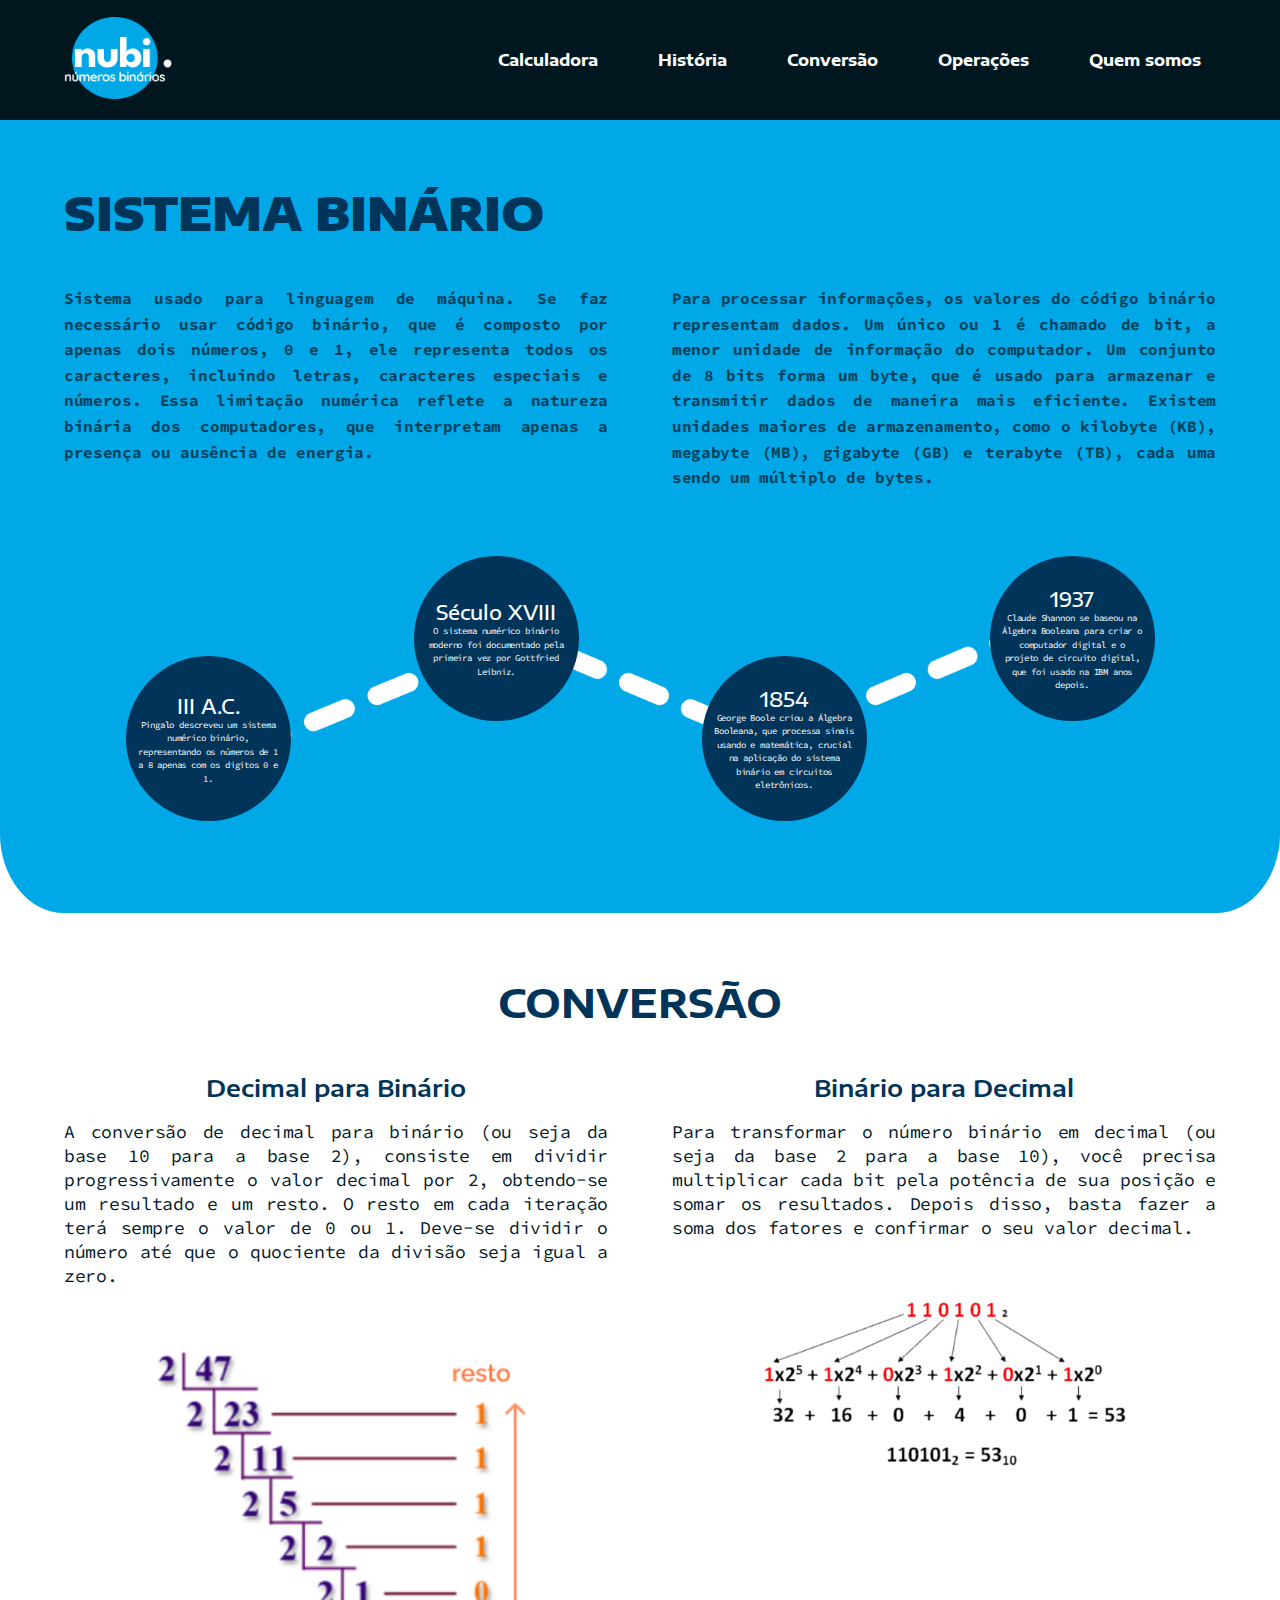
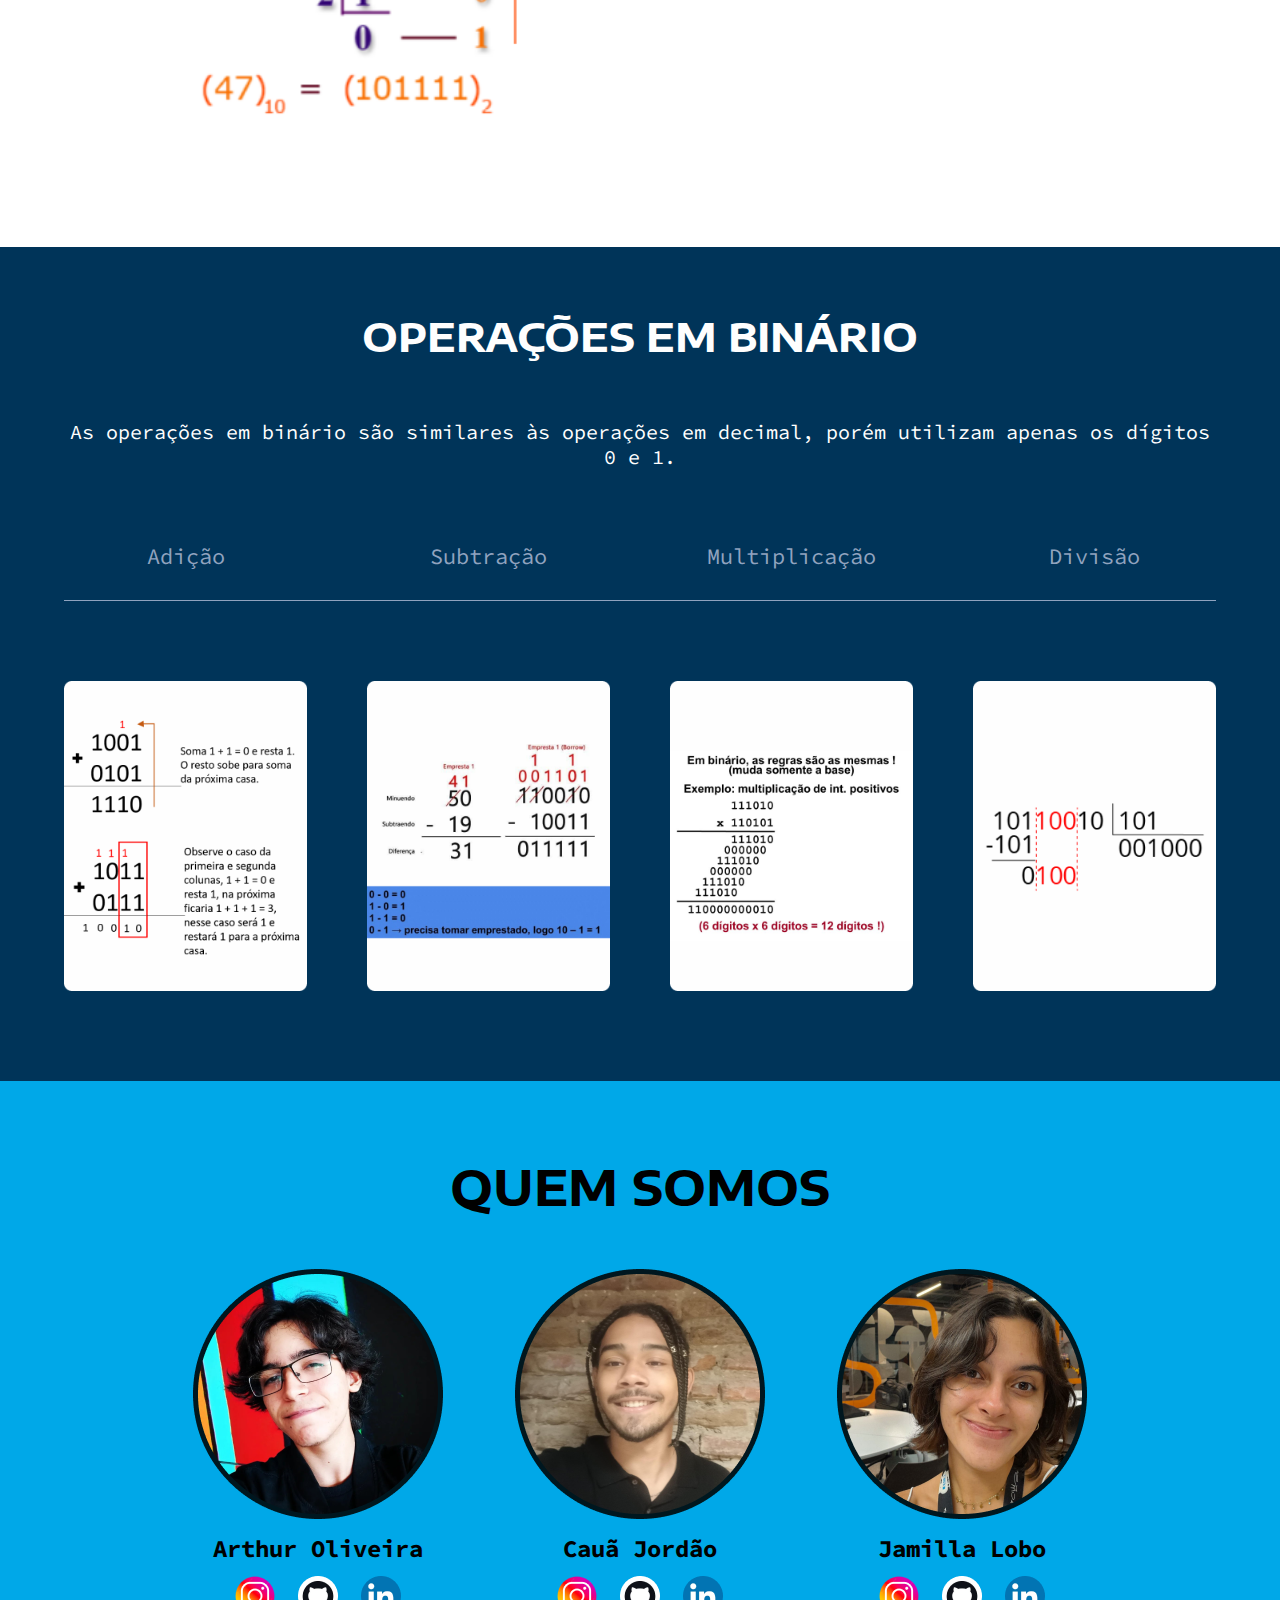
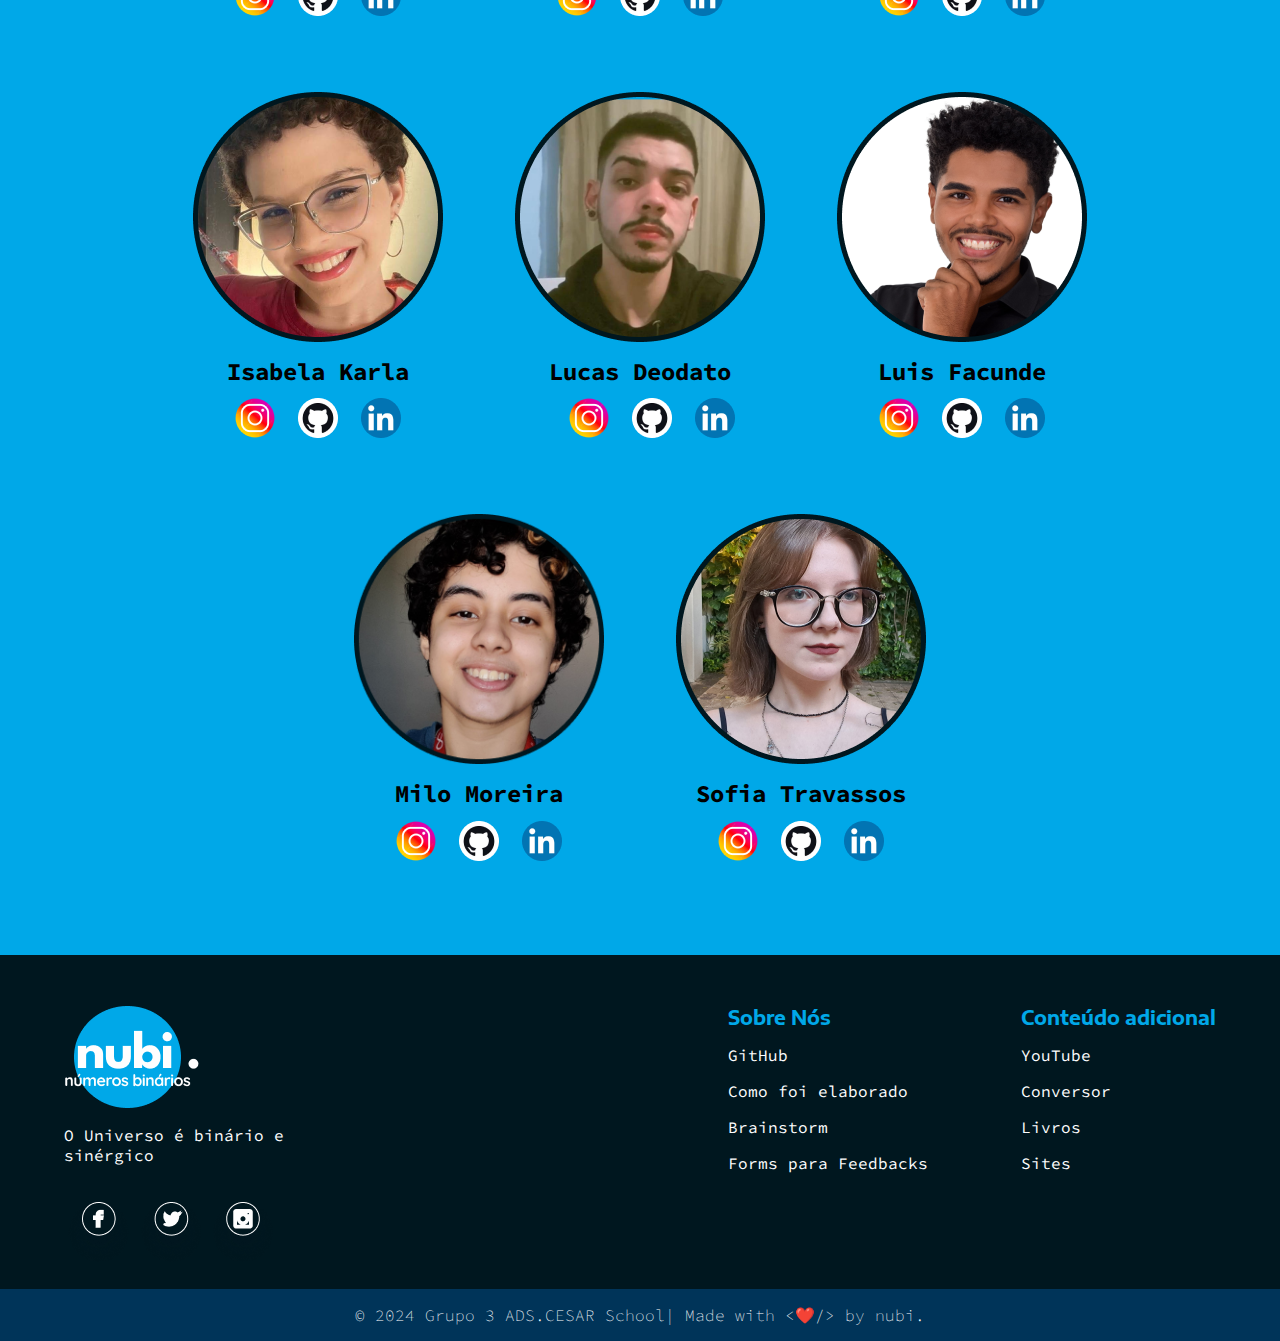
<file: index.html>
<!DOCTYPE html>
<html lang="pt-br">

<head>
    <meta charset="UTF-8">
    <meta name="viewport" content="width=device-width, initial-scale=1.0">
    <link rel="stylesheet" href="css/header.css">
    <link rel="stylesheet" href="css/historia.css">
    <link rel="stylesheet" href="css/conversao.css">
    <link rel="stylesheet" href="css/operacoes.css">
    <link rel="stylesheet" href="css/integrantes.css">
    <link rel="stylesheet" href="css/footer.css">
    <title>Sistemas Binarios</title>
    <link rel="icon" type="image/png" sizes="16x16" href="assets/favicon-16x16.png">
</head>

<body class="container">
    <header>
        <div class="logo">
            <img src="assets/logo-nubi.png" alt="Logo do site" />
        </div>
        <nav>
            <a href="./calculator.html" id="header_calculadora">Calculadora</a>
            <a href="#historia">História</a>
            <a href="#conversao">Conversão</a>
            <a href="#operacoes">Operações</a>
            <a href="#integrantes">Quem somos</a>
        </nav>
    </header>
    <main>
        <section id="historia" class="historia">
            <h1 class="historia__title">Sistema Binário</h1>
            <div class="historia__informacao">
                <p class="historia__p">Sistema usado para linguagem de máquina. Se faz necessário usar código binário,
                    que é composto por apenas
                    dois números, 0 e 1, ele representa todos os caracteres, incluindo letras, caracteres especiais e
                    números. Essa limitação numérica reflete a natureza binária dos computadores, que interpretam apenas
                    a
                    presença ou ausência de energia.</p>
                <p class="historia__p">Para processar informações, os valores do código binário representam dados. Um
                    único ou 1 é chamado de
                    bit, a menor unidade de informação do computador. Um conjunto de 8 bits forma um byte, que é usado
                    para
                    armazenar e transmitir dados de maneira mais eficiente. Existem unidades maiores de armazenamento,
                    como
                    o kilobyte (KB), megabyte (MB), gigabyte (GB) e terabyte (TB), cada uma sendo um múltiplo de bytes.
                </p>
            </div>
            <div class="historia__trilha">
                <div class="historia__marcos" id="marco1">
                    <h2 class="historia__titlemarcos">III A.C.</h2>
                    <p class="historia__pmarcos">Pingalo descreveu um sistema numérico binário, representando os
                        números
                        de 1 a 8 apenas com os
                        digitos 0 e 1.</p>
                </div>
                <div class="historia__marcos" id="marco2">
                    <h2 class="historia__titlemarcos">Século XVIII</h2>
                    <p class="historia__pmarcos">O sistema numérico binário moderno foi documentado pela primeira
                        vez
                        por Gottfried Leibniz.</p>
                </div>
                <div class="historia__marcos" id="marco1">
                    <h2 class="historia__titlemarcos">1854</h2>
                    <p class="historia__pmarcos">George Boole criou a Álgebra Booleana, que processa sinais usando
                        e matemática, crucial na
                        aplicação do sistema binário em circuitos eletrônicos.</p>
                </div>
                <div class="historia__marcos" id="marco2">
                    <h2 class="historia__titlemarcos">1937</h2>
                    <p class="historia__pmarcos">Claude Shannon se baseou na Álgebra Booleana para criar o
                        computador
                        digital e o projeto de
                        circuito digital, que foi usado na IBM anos depois.</p>
                </div>
                <img class="historia__trilha__tracejado" src="./assets/trilha_historia.png" alt="">
            </div>
        </section>
        <section id="conversao">
            <h1 class="conversao__title">Conversão</h1>
            <div class="conversao__informacao">
                <div class="conversao__esquerda">
                    <h2 class="conversao__minititle">Decimal para Binário</h2>
                    <br>
                    <p class="conversao__p">A conversão de decimal para binário (ou seja da base 10 para a base 2),
                        consiste em dividir progressivamente o valor decimal por 2, obtendo-se um resultado e um
                        resto. O resto em cada iteração terá sempre o valor de 0 ou 1. Deve-se dividir o número
                        até que o quociente da divisão seja igual a zero.</p>
                    <br>
                    <br>
                    <br>
                    <img src="assets/image_conversao1.png"
                        alt="Descrição da conta feita para conversão de valores decimais para binários"
                        class="conversao__imagem">
                    <img>
                </div>
                <div class="conversao__direita">
                    <h2 class="conversao__minititle">Binário para Decimal</h2>
                    <br>
                    <p class="conversao__p">Para transformar o número binário em decimal (ou seja da base 2
                        para a base 10), você precisa multiplicar cada bit pela potência de sua posição e
                        somar os resultados. Depois disso, basta fazer a soma dos fatores e confirmar o seu
                        valor decimal.</p>
                    <br>
                    <br>
                    <br>
                    <img src="assets/image_conversao2.png"
                        alt="Descrição da conta feita para conversão de valores decimais para binários"
                        class="conversao__imagem">
                    <img>
                </div>
            </div>
        </section>

        <section id="operacoes" class="operacoes">
            <h1 class="operacoes__title">OPERAÇÕES EM BINÁRIO</h1>
            <p class="operacoes__texto">As operações em binário são similares às operações em decimal, porém utilizam
                apenas os dígitos 0 e 1.</p>
            <ul class="operacoes__lista">
                <li>Adição</li>
                <li>Subtração</li>
                <li>Multiplicação</li>
                <li>Divisão</li>
            </ul>
            <hr class="operacoes__linha">
            <div class="operacoes__imagens">
                <img src="assets/image_adicao.png" alt="Adição de Número Binários">
                <img src="assets/image_substracao.png" alt="Subtração de Números Binários">
                <img src="assets/image_multiplicacao.png" alt="Multiplicação de Números Binários">
                <img src="assets/image_divisao.png" alt="Divisão de Números Binários">
            </div>
        </section>
        <section id="integrantes">                  
            <h1 class="integrantes__titulo">Quem somos</h1>            
            <ul id="integrantes__info">
                <li>
                    <img class="integrantes__foto" src="assets/perfil_arthur.png" alt="">
                    <p class="integrantes__nome">Arthur Oliveira</p>
                    <div class="integrantes__social">
                        <a href="https://www.instagram.com/artrodoliv?igsh=amlrOWswN3B0YnN4" target="_blank"><img
                                src="assets/logo_instagram.png" alt="instagram de Arthur"></a>
                        <a href="https://github.com/wiithesecond" target="_blank"><img src="assets/logo_github.png"
                                alt="GitHub de Arthur"></a>
                        <a href="https://www.linkedin.com/in/arthur-oliveira-3b5812303/?utm_source=share&utm_campaign=share_via&utm_content=profile&utm_medium=android_app"
                            target="_blank"><img src="assets/logo_linkedin.png" alt="LinkedIn de Arthur"></a>
                    </div>
                </li>
                <li>
                    <img class="integrantes__foto" src="assets/perfil_caua.png" alt="">
                    <p class="integrantes__nome">Cauã Jordão</p>   
                    <div class="integrantes__social">
                        <a href="https://www.instagram.com/cauaojordao/" target="_blank"><img src="assets/logo_instagram.png" alt="instagram de Cauã"></a>
                        <a href="https://github.com/cauaojordao" target="_blank"><img src="assets/logo_github.png" alt="GitHub de Cauã"></a>
                        <a href="https://www.linkedin.com/in/cauã-otaviano-076814303/" target="_blank"><img src="assets/logo_linkedin.png" alt="LinkedIn de Cauã"></a>
                    </div>
                </li>
                <li>
                    <img class="integrantes__foto" src="assets/perfil_jamilla.png" alt="">
                    <p class="integrantes__nome">Jamilla Lobo</p>
                    <div class="integrantes__social">
                        <a href="https://www.instagram.com/jamilla.sl/" target="_blank"><img
                                src="assets/logo_instagram.png" alt="instagram de Jamilla"></a>
                        <a href="https://github.com/jamillalobo" target="_blank"><img src="assets/logo_github.png"
                                alt="GitHub de Jamilla"></a>
                        <a href="https://www.linkedin.com/in/jamilla-lobo/" target="_blank"><img
                                src="assets/logo_linkedin.png" alt="LinkedIn de Jamilla"></a>
                    </div>
                </li>
                <li>
                    <img class="integrantes__foto" src="assets/perfil_isabela.png" alt="">
                    <p class="integrantes__nome">Isabela Karla</p>
                    <div class="integrantes__social">
                        <a href="https://www.instagram.com/isabelakarla__/" target="_blank"><img
                                src="assets/logo_instagram.png" alt="instagram de Isabela"></a>
                        <a href="https://github.com/isabelakarla" target="_blank"><img src="assets/logo_github.png"
                                alt="GitHub de Isabela"></a>
                        <a href="https://www.linkedin.com/in/isabela-karla-674ab929b/" target="_blank"><img
                                src="assets/logo_linkedin.png" alt="LinkedIn de Isabela"></a>
                    </div>
                </li>
                <li>
                    <img class="integrantes__foto" src="assets/perfil_lucas.png" alt="">
                    <p class="integrantes__nome">Lucas Deodato</p>
                    <div class="integrantes__social">
                        <a href="https://www.instagram.com/l_deodato01/" target="_blank"><a href="https://www.instagram.com/l_deodato01/" target="_blank"><img src="assets/logo_instagram.png" alt="instagram de Lucas"></a>
                        <a href="https://github.com/Lucas-deodato" target="_blank"><img src="assets/logo_github.png" alt="GitHub de Lucas"></a>
                        <a href="https://www.linkedin.com/in/lucas-d01/" target="_blank"><img src="assets/logo_linkedin.png" alt="LinkedIn de Lucas"></a>
                    </div>
                </li>
                <li>
                    <img class="integrantes__foto" src="assets/perfil_luis.png" alt="">
                    <p class="integrantes__nome">Luis Facunde</p>

                    <div class="integrantes__social">
                        <a href="https://www.instagram.com/luis.facunde/" target="_blank"><img
                                src="assets/logo_instagram.png" alt="instagram de Luis"></a>
                        <a href="https://github.com/LuisFacunde" target="_blank"><img src="assets/logo_github.png"
                                alt="GitHub de Luis"></a>
                        <a href="https://www.linkedin.com/in/luis-facunde-18463127a/" target="_blank"><img
                                src="assets/logo_linkedin.png" alt="LinkedIn de Luis"></a>
                    </div>
                </li>
                <li>
                    <img class="integrantes__foto" src="assets/perfil_milo.png" alt="">
                    <p class="integrantes__nome">Milo Moreira</p>
                    <div class="integrantes__social">
                        <a href="https://www.instagram.com/milomorec/" target="_blank"><img
                                src="assets/logo_instagram.png" alt="instagram de Milo"></a>
                        <a href="https://github.com/DuMilo" target="_blank"><img src="assets/logo_github.png"
                                alt="GitHub de Milo"></a>
                        <a href="https://www.linkedin.com/in/milo-moreira-a28794265/" target="_blank"><img
                                src="assets/logo_linkedin.png" alt="LinkedIn de Milo"></a>
                    </div>
                </li>
                <li>
                    <img class="integrantes__foto" src="assets/perfil_sofia.png" alt="">
                    <p class="integrantes__nome">Sofia Travassos</p>
                    <div class="integrantes__social">
                        <a href="https://www.instagram.com/sollfiaa/" target="_blank"><img
                                src="assets/logo_instagram.png" alt="instagram de Sofia"></a>
                        <a href="https://github.com/Acel0risxs" target="_blank"><img src="assets/logo_github.png"
                                alt="GitHub de Sofia"></a>
                        <a href="https://www.linkedin.com/in/sofia-travassos-539065300/" target="_blank"><img
                                src="assets/logo_linkedin.png" alt="LinkedIn de Sofia"></a>
                    </div>
                </li>
            </ul>
        </section>
    </main>
    <footer>
        <div id="footer__content">
            <div id="footer__contatos">
                <h1><img src="assets/logo-nubi.png" alt="Logo do site"></h1>
                <p>O Universo é binário e sinérgico</p>
                <div id="footer__social">
                    <a href="#" class="footer__link" id="facebook">
                        <img src="assets/footer_facebook.png" alt="facebook do nubi">
                    </a>
                    <a href="#" class="footer__link" id="twitter">
                        <img src="assets/footer_twitter.png" alt="twitter/X do nubi">
                    </a>
                    <a href="#" class="footer__link" id="instagram">
                        <img src="assets/footer_instagram.png" alt="instagram do nubi">
                    </a>
                </div>
            </div>            
            <span></span>
            <ul class="footer__list">
                <li>
                    <h3>Sobre Nós</h3>
                </li>
                <li>
                    <a href="https://github.com/jamillalobo/projeto-ic" class="footer__link" target="_blank">GitHub</a>
                </li>
                <li>
                    <a href="https://knotty-mochi-2f6.notion.site/Projeto-1-IC-Grupo-3-5447685264b0498d9df797a50c22e4f6" class="footer__link" target="_blank">Como foi elaborado
                    </a>
                </li>
                <li>
                    <a href="https://www.figma.com/proto/BZCnflZPLWLGaKdc14oAdD/Projeto-1---IC?type=design&node-id=1-3&t=QEvBGfwfxw8rhA5a-1&scaling=contain&page-id=0%3A1" class="footer__link" target="_blank">Brainstorm</a>
                </li>
                <li>
                    <a href="https://forms.gle/4kMd9o6f84PXaJEL9"
                        class="footer__link" target="_blank">Forms para Feedbacks</a>
                </li>
            </ul>
            <ul class="footer__list">
                <li>
                    <h3>Conteúdo adicional</h3>
                </li>
                <li>
                    <a href="https://youtube.com/playlist?list=PLczIqJ7aZzXrAErW0G28MyqzdXZVECNga&si=l2ejDxrM_VuQHXF1" class="footer__link" target="_blank">YouTube</a>
                </li>
                <li>
                    <a href="https://www.calculadora-online.xyz/converter-binario-hexadecimal" class="footer__link" target="_blank">Conversor</a>
                </li>
                <li>
                    <a href="https://drive.google.com/file/d/1syMjfyqlzzqoB8tJ14OuaI6ubo1OP1df/view?usp=sharing" class="footer__link" target="_blank">Livros</a>
                </li>
                <li>
                    <a href="https://blog.xpeducacao.com.br/codigo-binario/" class="footer__link" target="_blank">Sites</a>
                </li>
            </ul>
        </div>
        <div id="footer__direitos">
            &#169
            2024 Grupo 3 ADS. <a href="https://cesar.school/" id="footer__linkC" target="_blank">CESAR School </a> | Made with <❤️/> by nubi.
        </div>
    </footer>
    <!-- <script src="index.js"></script> -->
</body>

</html>
</file>
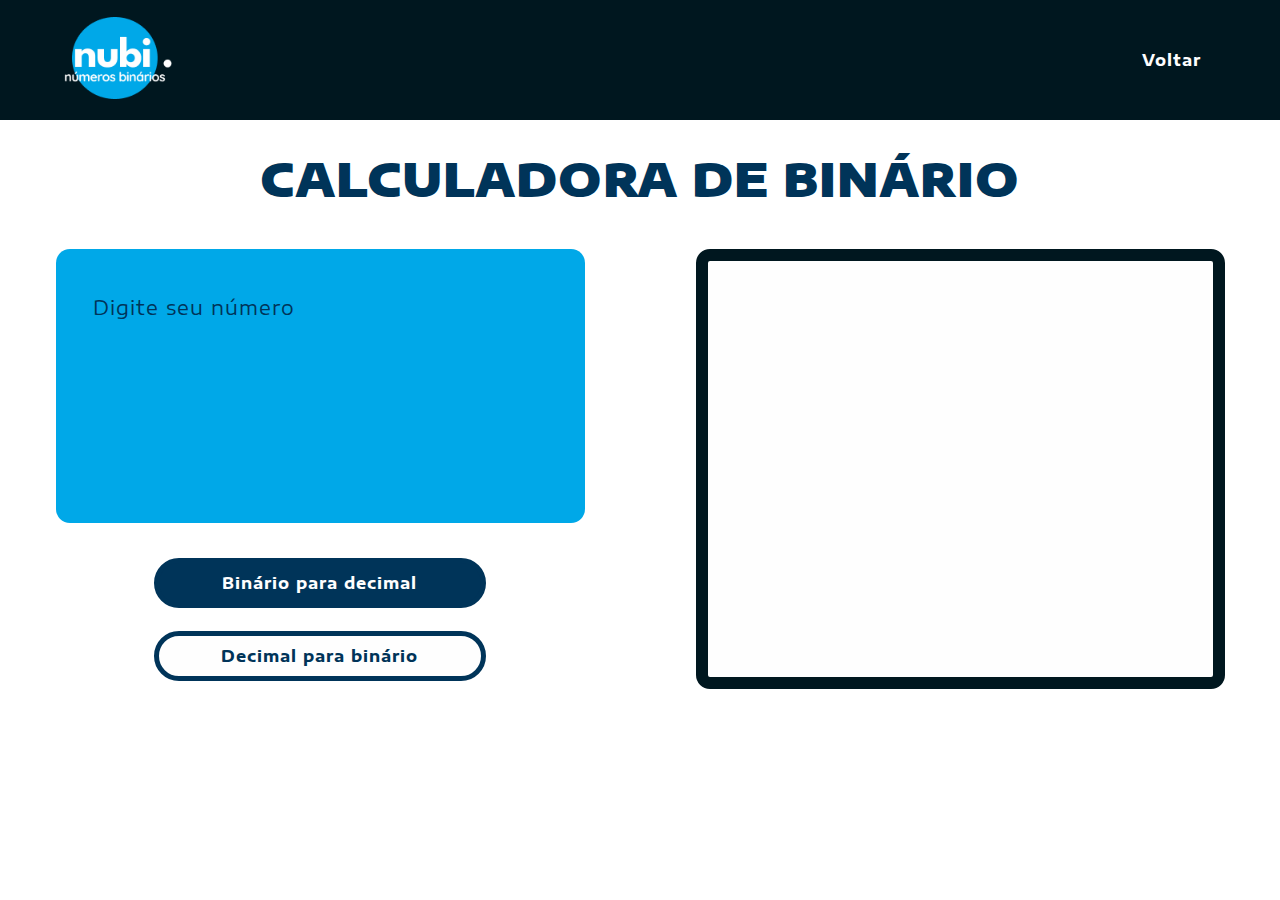
<file: calculator.html>
<!DOCTYPE html>
<html lang="pt-br">

<head>
    <meta charset="UTF-8">
    <meta name="viewport" content="width=device-width, initial-scale=1.0">
    <title>Conversor de número binários</title>
    <link rel="stylesheet" href="css/calculator.css">
    <link rel="icon" type="image/png" sizes="16x16" href="assets/favicon-16x16.png">
</head>

<body class="container">
    <header>
        <div class="logo">
            <a href="index.html"><img src="./assets/logo-nubi.png" alt="Logo do site" /></a>
        </div>
        <nav>
            <a href="index.html" id="header_voltar">Voltar</a>
    </header>

    <main class="calculadora">
        <h1 class="calculadora_title">Calculadora de Binário</h1>
        <div class="input_calculadora">
            <div class="container_input">
                <div class="conversao_binario">
                    <input placeholder="Digite seu número" type="number" name="binário" id="input-binario" />
                </div> 
                <button onclick=bin2dec() class="botao__bin__dec">Binário para decimal</button>
                <button onclick=dec2bin() class="botao__dec__bin">Decimal para binário</button>
            </div>
            <div class="conversao_decimal">
                <p class="conversao_decimal_paragrafo"></p>
            </div>
        </div>
    </main>
    <script src="index.js"></script>
</body>

</html>
</file>
<file: css/header.css>
@import url('https://fonts.googleapis.com/css2?family=Encode+Sans+Expanded:wght@100;200;300;400;500;600;700;800;900&display=swap');
@import url('https://fonts.googleapis.com/css2?family=Encode+Sans+Expanded:wght@100;200;300;400;500;600;700;800;900&family=Source+Code+Pro:ital,wght@0,200..900;1,200..900&display=swap');

:root {
    --dark-blue: #00171F;
    --middle-blue: #003459;
    --light-blue: #00A8E8;
    --white: #FEFEFE;

    --font-title: 'Encode Sans Expanded', sans-serif;
    --font-subtitle: 'Source Code Pro', monospace;
}

* {
    margin: 0;
    padding: 0;
}

.container {
    box-sizing: border-box;
    height: auto;
}

main {
    width: 100%;
}

header {
    background-color: var(--dark-blue);
    height: 120px;
    width: auto;
    display: flex;
    justify-content: space-between;
    align-items: center;
    padding: 0 5%;
}

.logo img {
    width: 80%;

}

nav{
    display: flex;
    gap: 30px;
}

nav a {
    color: var(--white);
    font-family: var(--font-title);
    font-weight: bold;
    text-decoration: none;
    padding: 3px 12px;
    text-align: center;
    border: 3px solid transparent; 
    border-radius: 40px;
}

nav a:hover {
    color: var(--white);
    border-color: var(--light-blue);
}
</file>
<file: css/historia.css>
@import url('https://fonts.googleapis.com/css2?family=Encode+Sans+Expanded:wght@100;200;300;400;500;600;700;800;900&display=swap');
@import url('https://fonts.googleapis.com/css2?family=Encode+Sans+Expanded:wght@100;200;300;400;500;600;700;800;900&family=Source+Code+Pro:ital,wght@0,200..900;1,200..900&display=swap');

:root {
    --dark-blue: #00171F;
    --middle-blue: #003459;
    --light-blue: #00A8E8;
    --white: #FEFEFE;

    --font-title: 'Encode Sans Expanded', sans-serif;
    --font-subtitle: 'Source Code Pro', monospace;
}

* {
    margin: 0;
    padding: 0;
}

.container {
    box-sizing: border-box;
    height: auto;
}

main {
    width: 100%;
}

#historia {
    padding: 5% 5% 7%;
    border-radius: 5% 5% / 0 0 10% 10%;
    background-color: var(--light-blue);
}

.historia__informacao {
    display: flex;
    justify-content: space-between;
    gap: 5vw;
    margin: 5vh 0 7vh;
}

.historia__title {
    font-family: var(--font-title);
    font-size: 46px;
    font-weight: 900;
    text-transform: uppercase;
    color: var(--middle-blue);
}

.historia__p {
    width: 50%;
    line-height: 25.6px;
    letter-spacing: -0.02em;
    color: #000000;
    height: auto;
    text-align: justify;
    font-family: var(--font-subtitle);
    font-size: 16px;
    font-weight: bold;
    max-width: 70vw;
    opacity: 60%;   
}

.historia__trilha {
    display: flex;
    justify-content: space-around;
    height: 30vh;
    align-items: center;
}


.historia__trilha__tracejado{
    position: absolute;
    left: 50%;
    transform: translateX(-50%);
    width: 60vw;
}

.historia__marcos {
    display: flex;
    align-items: center;
    justify-content: center;
    flex-direction: column;
    text-align: center;
    background-color: var(--middle-blue);
    color: var(--white);
    border-radius: 100%;
    height: 165px;
    aspect-ratio: 1;
    z-index: 1;
    transition: ease-in 0.2s;
}

.historia__marcos:hover{
    cursor: pointer;
    transform: scale(1.4);
}

.historia__titlemarcos {
    font-family: var(--font-title);
    font-size: 20px;
    font-weight: 500;
}

.historia__pmarcos {
    font-family: var(--font-subtitle);
    font-size: 9px;
    line-height: 13.5px;
    letter-spacing: -0.02em;
    text-align: center;
    max-width: 140px;
}

.historia__trilha #marco1 {
    position: relative;
    top: 50px;
}
.historia__trilha #marco2 {
    position: relative;
    top: -50px;
}
</file>
<file: css/conversao.css>
@import url('https://fonts.googleapis.com/css2?family=Encode+Sans+Expanded:wght@100;200;300;400;500;600;700;800;900&display=swap');
@import url('https://fonts.googleapis.com/css2?family=Encode+Sans+Expanded:wght@100;200;300;400;500;600;700;800;900&family=Source+Code+Pro:ital,wght@0,200..900;1,200..900&display=swap');

:root {
    --dark-blue: #00171F;
    --middle-blue: #003459;
    --light-blue: #00A8E8;
    --white: #FEFEFE;

    --font-title: 'Encode Sans Expanded', sans-serif;
    --font-subtitle: 'Source Code Pro', monospace;
}

* {
    margin: 0;
    padding: 0;
}

.container {
    box-sizing: border-box;
    height: auto;
}

main {
    width: 100%;
}

#conversao {
    padding: 5% 5%;
    background-color: white;
}

.conversao__informacao {
    display: flex;
    justify-content: space-between;
    gap: 5vw;
    margin: 5vh 0;
}

.conversao__title {
        
    text-align: center;
    font-family: var(--font-title);
    font-size: 40px;
    font-weight: 60px;
    text-transform: uppercase;
    color: var(--middle-blue);
    font-weight: 700;
}

.conversao__minititle {
    font-family: var(--font-title);
    color: var(--middle-blue);
    text-align: center;
    font-weight: 600;
}

.conversao__p {
    line-height: 24px;
    letter-spacing: -0.02em;
    color: var(--dark-blue);
    height: auto;
    text-align: justify;
    font-family: var(--font-subtitle);
    font-size: 18px;
    font-weight: bold;
    max-width: 70vw;
    opacity: 100%;   
    font-weight: 400;
}

.conversao__imagem {
    display: block;
    margin-left: auto;
    margin-right: auto;
    width: 70%;

}

@media (max-width: 750px) {
    .conversao__informacao {
        display: block;
    }

    .conversao__esquerda {
        display: flex;
        flex-direction: column;
        align-items: center;
        margin-bottom: 50px;
    }

    .conversao__direita {
        display: flex;
        flex-direction: column;
        align-items: center;
    }

    .conversao__title {
        font-size: 30px;
    }

    .conversao__p {
        font-size: 16px;
    }

    .conversao__imagem {
        width: 90%;
    }	
}
</file>
<file: css/operacoes.css>
@import url('https://fonts.googleapis.com/css2?family=Encode+Sans+Expanded:wght@100;200;300;400;500;600;700;800;900&display=swap');
@import url('https://fonts.googleapis.com/css2?family=Encode+Sans+Expanded:wght@100;200;300;400;500;600;700;800;900&family=Source+Code+Pro:ital,wght@0,200..900;1,200..900&display=swap');

:root {
    --dark-blue: #00171F;
    --middle-blue: #003459;
    --light-blue: #00A8E8;
    --white: #FEFEFE;
    --off-blue: #90A3BF;

    --font-title: 'Encode Sans Expanded', sans-serif;
    --font-subtitle: 'Source Code Pro', monospace;
}

* {
    margin: 0;
    padding: 0;
}

.container {
    box-sizing: border-box;
    height: auto;
}

main {
    width: 100%;
}

#operacoes{
    padding: 5% 5% 7%;
    background-color: var(--middle-blue);
}

.operacoes__title{
    font-family: var(--font-title);
    color: var(--white);
    text-align: center;
    font-size: 40px;
}

.operacoes__texto{
    font-family: var(--font-subtitle);
    color:var(--white);
    text-align: center;
    padding: 5% 0;
    font-size: 20px;
}

.operacoes__lista{
    list-style: none;
    display: flex; 
    justify-content: space-between; 
    border-top: 15px solid transparent;
    font-family: var(--font-subtitle);
    color: var(--off-blue);
    border-bottom: 30px solid transparent;
    font-size: 22px;
}

.operacoes__lista li {
    width: calc(22% - 10px); 
    text-align: center;
}

.operacoes__lista li:hover {
    cursor: pointer;
    color: var(--white);
  }

.operacoes__linha {
    border: none; 
    height: 1px; 
    width: 100%;
    background-color: #90A3BF; 
  }

.operacoes__imagens {
    border-top: 80px solid transparent;
    display: flex; 
    justify-content: space-between;
  }
  
.operacoes__imagens img {
    width: calc(22% - 10px);
}
</file>
<file: css/integrantes.css>
@import url('https://fonts.googleapis.com/css2?family=Encode+Sans+Expanded:wght@100;200;300;400;500;600;700;800;900&display=swap');
@import url('https://fonts.googleapis.com/css2?family=Encode+Sans+Expanded:wght@100;200;300;400;500;600;700;800;900&family=Source+Code+Pro:ital,wght@0,200..900;1,200..900&display=swap');

:root {
    --dark-blue: #00171F;
    --middle-blue: #003459;
    --light-blue: #00A8E8;
    --white: #FEFEFE;

    --font-title: 'Encode Sans Expanded', sans-serif;
    --font-subtitle: 'Source Code Pro', monospace;
}

* {
    margin: 0;
    padding: 0;
}

.container {
    box-sizing: border-box;
    height: auto;
}

main {
    width: 100%;
}

section#integrantes {
    height: auto;
    padding: 2% 5% 7%;
    background-color: var(--light-blue);
    border: 0.5px solid var(--light-blue);
}

h1.integrantes__titulo {
    margin-top: 50px;
    font-size: 48px;
    text-transform: uppercase;
    text-align: center;
    font-family: var(--font-title);
}

ul#integrantes__info {
    display: flex;
    flex-wrap: wrap;
    gap: 72px;
    margin: auto;
    margin-top: 52px;
    list-style: none;
    justify-content: center;
}

ul#integrantes__info li {
    flex: 0 0 calc(20% - 20px);
    text-align: center; 
}

img.integrantes__foto {
    width: 250px;
    height: 250px;
}

p.integrantes__nome {
    margin-top: 7px;
    margin-bottom: 7px;
    text-align: center;
    color: var(--preto);
    font-size: 24px;
    font-weight: bold;
    line-height: 38.4px;
    font-family: var(--font-subtitle);
}

div.integrantes__social {
    display: flex;
    gap: 23px;
    justify-content: center;
}

#integrantes__info .integrantes__social :hover{
    cursor: pointer;
    transform: scale(1.2);
    transition: all 0.4s;
}
</file>
<file: css/footer.css>
@import url('https://fonts.googleapis.com/css2?family=Encode+Sans+Expanded:wght@100;200;300;400;500;600;700;800;900&display=swap');
@import url('https://fonts.googleapis.com/css2?family=Encode+Sans+Expanded:wght@100;200;300;400;500;600;700;800;900&family=Source+Code+Pro:ital,wght@0,200..900;1,200..900&display=swap');

:root {
    --dark-blue: #00171F;
    --middle-blue: #003459;
    --light-blue: #00A8E8;
    --white: #FEFEFE;

    --font-title: 'Encode Sans Expanded', sans-serif;
    --font-subtitle: 'Source Code Pro', monospace;
}

* {
    margin: 0;
    padding: 0;
}

.container {
    box-sizing: border-box;
    height: auto;
}

main {
    width: 100%;
}

.footer__link {
    text-decoration: none;
}

#footer__content {
    padding: 4% 5%;
    background-color: var(--dark-blue);
    display: grid;
    grid-template-columns: repeat(4, 1fr);
    justify-content: space-between;
    font-family: var(--font-subtitle);
    color: var(--white);
}

#footer__contatos {
    display: flex;
    flex-direction: column;
    gap: 0.5rem;
}

#footer__contatos h1 {
    margin-bottom: 0, 75rem;
}

#footer__social {
    display: flex;
    gap: 2rem;
    margin-top: 1.5rem;
}

#footer__social .footer__link {
    height: 2.5rem;
    width: 2.5rem;
    color: var(--white);
    transition: all 0.5s;
}

#footer__social .footer__link :hover{
    opacity: 0.6;
}

#footer__social .footer__link img{
    font-size: 1,25 rem;
}

.footer__list{
    display: flex;
    flex-direction: column;
    align-items: last baseline;
    gap: 1rem;
    list-style: none;
}

.footer__list .footer__link{
    color: var(--white);
}

.footer__list h3{
    color: var(--light-blue);
    font-family: var(--font-title);
}

#footer__direitos{
    display: flex;
    justify-content: center;
    background-color: var(--middle-blue);
    font-size: 0.9;
    padding: 1rem;
    font-weight: 100;
    color: var(--white);
    font-family: var(--font-subtitle);
}

#footer__linkC{
    text-decoration: none;
    color: var(--white);
    font-family: var(--font-subtitle);
}

@media screen and (max-width: 768px){
    #footer__content{
        grid-template-columns: repeat(2, 1fr);
        gap: 2rem;
    }
}

@media screen and (max-width: 426px){
    #footer__content{
        grid-template-columns: repeat(1, 1fr);
        padding: 3rem 2rem;
    }
}
</file>
<file: css/calculator.css>
@import url('https://fonts.googleapis.com/css2?family=Encode+Sans+Expanded:wght@100;200;300;400;500;600;700;800;900&display=swap');
@import url('https://fonts.googleapis.com/css2?family=Encode+Sans+Expanded:wght@100;200;300;400;500;600;700;800;900&family=Source+Code+Pro:ital,wght@0,200..900;1,200..900&display=swap');

:root {
    --dark-blue: #00171F;
    --dark-blue-hover: #00171F80;
    --middle-blue: #003459;
    --light-blue: #00A8E8;
    --white: #FEFEFE;

    --font-title: 'Encode Sans Expanded', sans-serif;
    --font-subtitle: 'Source Code Pro', monospace;
}

* {
    margin: 0;
    padding: 0;
}

body {
    box-sizing: border-box;
}

/* Header*/

header {
    background-color: var(--dark-blue);
    width: 100%;
    height: 120px;
    display: flex;
    justify-content: space-between;
    align-items: center;
    padding: 0 5%;
}

.logo img {
    width: 80%;
}

nav{
    display: flex;
    gap: 30px;
}

nav a {
    color: var(--white);
    font-family: var(--font-title);
    font-weight: bold;
    text-decoration: none;
    padding: 3px 12px;
    text-align: center;
    border: 3px solid transparent; 
    border-radius: 40px;
}

nav a:hover {
    color: var(--white);
    border-color: var(--light-blue);
}

/* Calculator */
.calculadora_title {
    font-family: var(--font-title);
    color: var(--middle-blue);
    font-weight: 800;
    text-align: center;
    font-size: 46px;
    font-weight: 900;
    text-transform: uppercase;
    margin: 30px 0;
}
    
.input_calculadora{
    display: flex;
    flex-direction: row;
    justify-content: space-around;
}
    
.conversao_binario {
    background-color: var(--light-blue);
    width: 529px;
    height: 274px;
    top: 237px;
    left: 134px;
    margin: 12px;
    padding: 27px 324px 209px 27px;
    gap: 0px;
    border-radius: 14px;
    opacity: 0px; 
}
#input-binario {
    color: var(--white);
    font-family: var(--font-title);
    font-size: 20px;
    width: fit-content;
    padding: 10px;
    box-sizing: border-box;
    margin: .5rem 0;
    border: none;
    background-color: var(--light-blue);  
}

#input-binario::placeholder {
    color: var(--middle-blue);
}

#input-binario:focus::placeholder {
    color: var(--light-blue); 
}

.container_input {
    display: flex;
    flex-direction: column;
    align-items: center;
    gap: 5%;
}

.botao__bin__dec {
    width: 60%;
    height: 50px;
    background-color: var(--middle-blue);
    color: var(--white);
    font-family: var(--font-title);
    font-size: 1rem;
    border: 5px solid var(--middle-blue);
    border-radius: 40px;
    cursor: pointer;
    font-weight: bold;
}

.botao__bin__dec:hover {
    background-color: var(--light-blue);
}

.botao__dec__bin {
    width: 60%;
    height: 50px;
    background-color: var(--white);
    color: var(--middle-blue);
    font-family: var(--font-title);
    font-size: 1rem;
    border: 5px solid var(--middle-blue);
    border-radius: 40px;
    cursor: pointer;
    font-weight: bold;
}

.botao__dec__bin:hover {
    background-color: var(--light-blue);
}

.conversao_decimal{
    background-color: var(--white);
    border: 12px solid var(--dark-blue);
    width: 529px;
    height: 440px;
    top: 237px;
    left: 788px;
    margin: 12px;
    border-radius: 14px; 
    display: flex;
    justify-content: center;
}

.conversao_decimal_paragrafo{
    text-align: center;
    color: var(--dark-blue);
    font-family: var(--font-title);
    font-size: 1.5rem;
    width: fit-content;
    padding: 10px;
    box-sizing: border-box;
    margin: .5rem 0;
    border: none; 
}

/* Footer */

* {
    font-family: 'Source Code Pro', monospace;
    margin: 0;
    padding: 0;
    box-sizing: border-box;
    letter-spacing: 1px;
}
</file>
